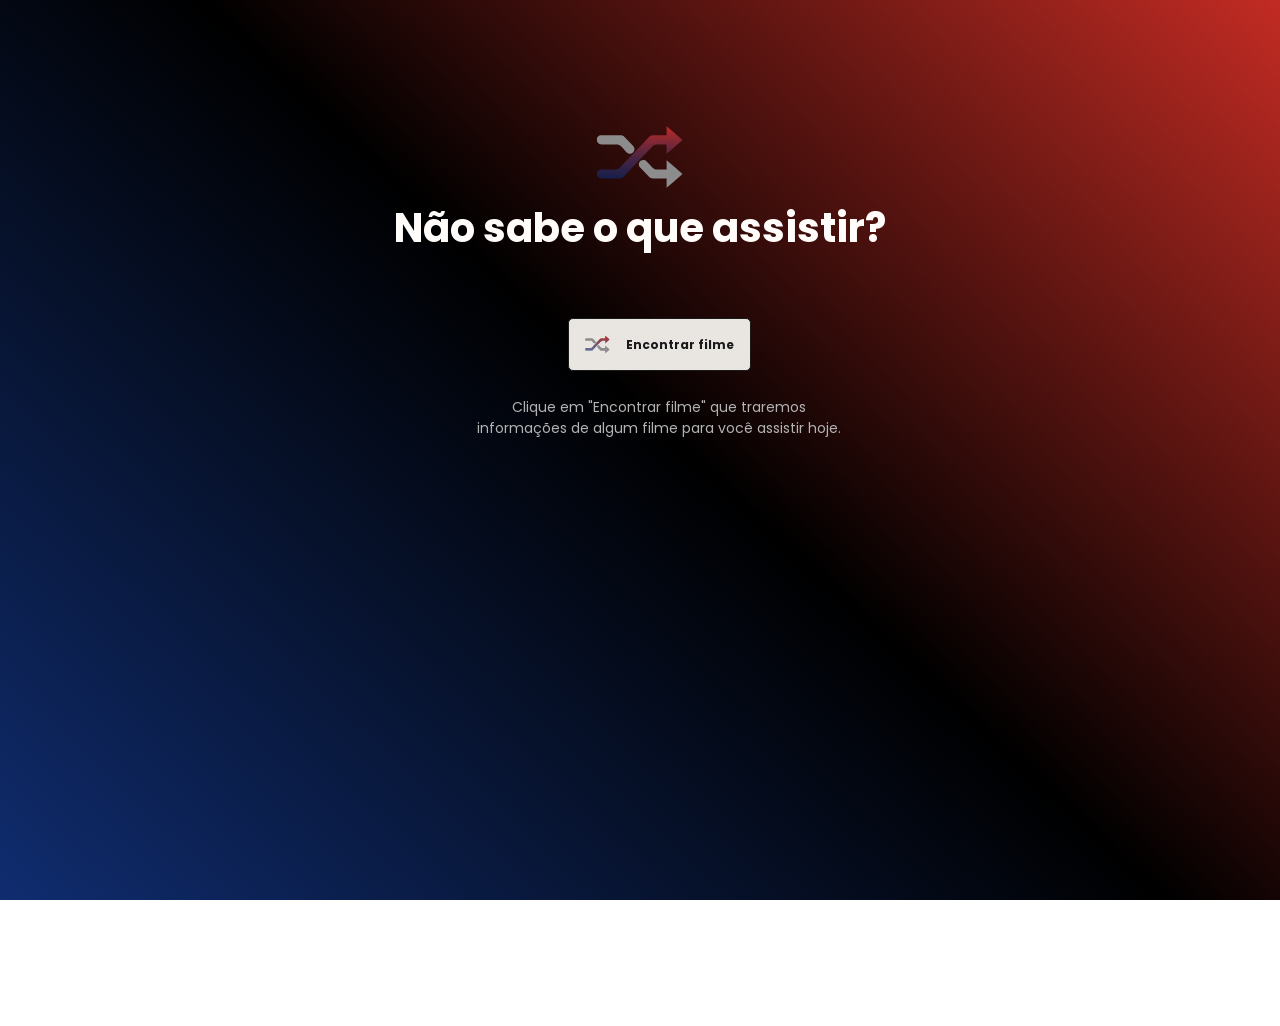
<file: general/masterclasses/2023/src/index.html>
<!DOCTYPE html>
<html lang="pt-br">
<head>
    <meta charset="UTF-8">
    <meta http-equiv="X-UA-Compatible" content="IE=edge">
    <meta name="viewport" content="width=device-width, initial-scale=1.0">

    <link rel="preconnect" href="https://fonts.googleapis.com">
    <link rel="preconnect" href="https://fonts.gstatic.com" crossorigin>
    <link href="https://fonts.googleapis.com/css2?family=Poppins:wght@300;400;500&display=swap" rel="stylesheet">

    <link rel="stylesheet" href="./global.css">

    <title>Rocketflix</title>
</head>
<body>
    <header>
        <div class="container">
            <img src="./assets/arrow.svg" alt="Imagem da logo da Rocketflix" title="Imagem da logo da Rocketflix">
            
            <h1>Não sabe o que assistir?</h1>
        </div>
    </header>

    <main>
        <div class="container initial" id="container_initial">
            <div class="col-a">
                <img src="./assets/code-screen.png" alt="Imagem de um tela com códigos de alguma linguagem de programação" title="Imagem de um tela com códigos de alguma linguagem de programação" id="movie_poster">
            </div>

            <div class="col-b">
                <div class="content" id="content">
                    <h2 id="movie_title"></h2>
    
                    <p id="movie_overview"></p>
                </div>
            </div>

            <div class="col-c">
                <button type="button" class="button" title="Encontrar filme" aria-label="Encontrar filme" id="find-movie">
                    <img src="./assets/arrow.svg" alt="Imagem da logo da Rocketflix" title="Imagem da logo da Rocketflix">
                    Encontrar filme
                </button>
    
                <p class="small">Clique em "Encontrar filme" que traremos informações de algum filme para você assistir hoje.</p>
            </div>
        </div>
    </main>

    <script type="module" src="./main.js"></script>    
</body>
</html>
</file>
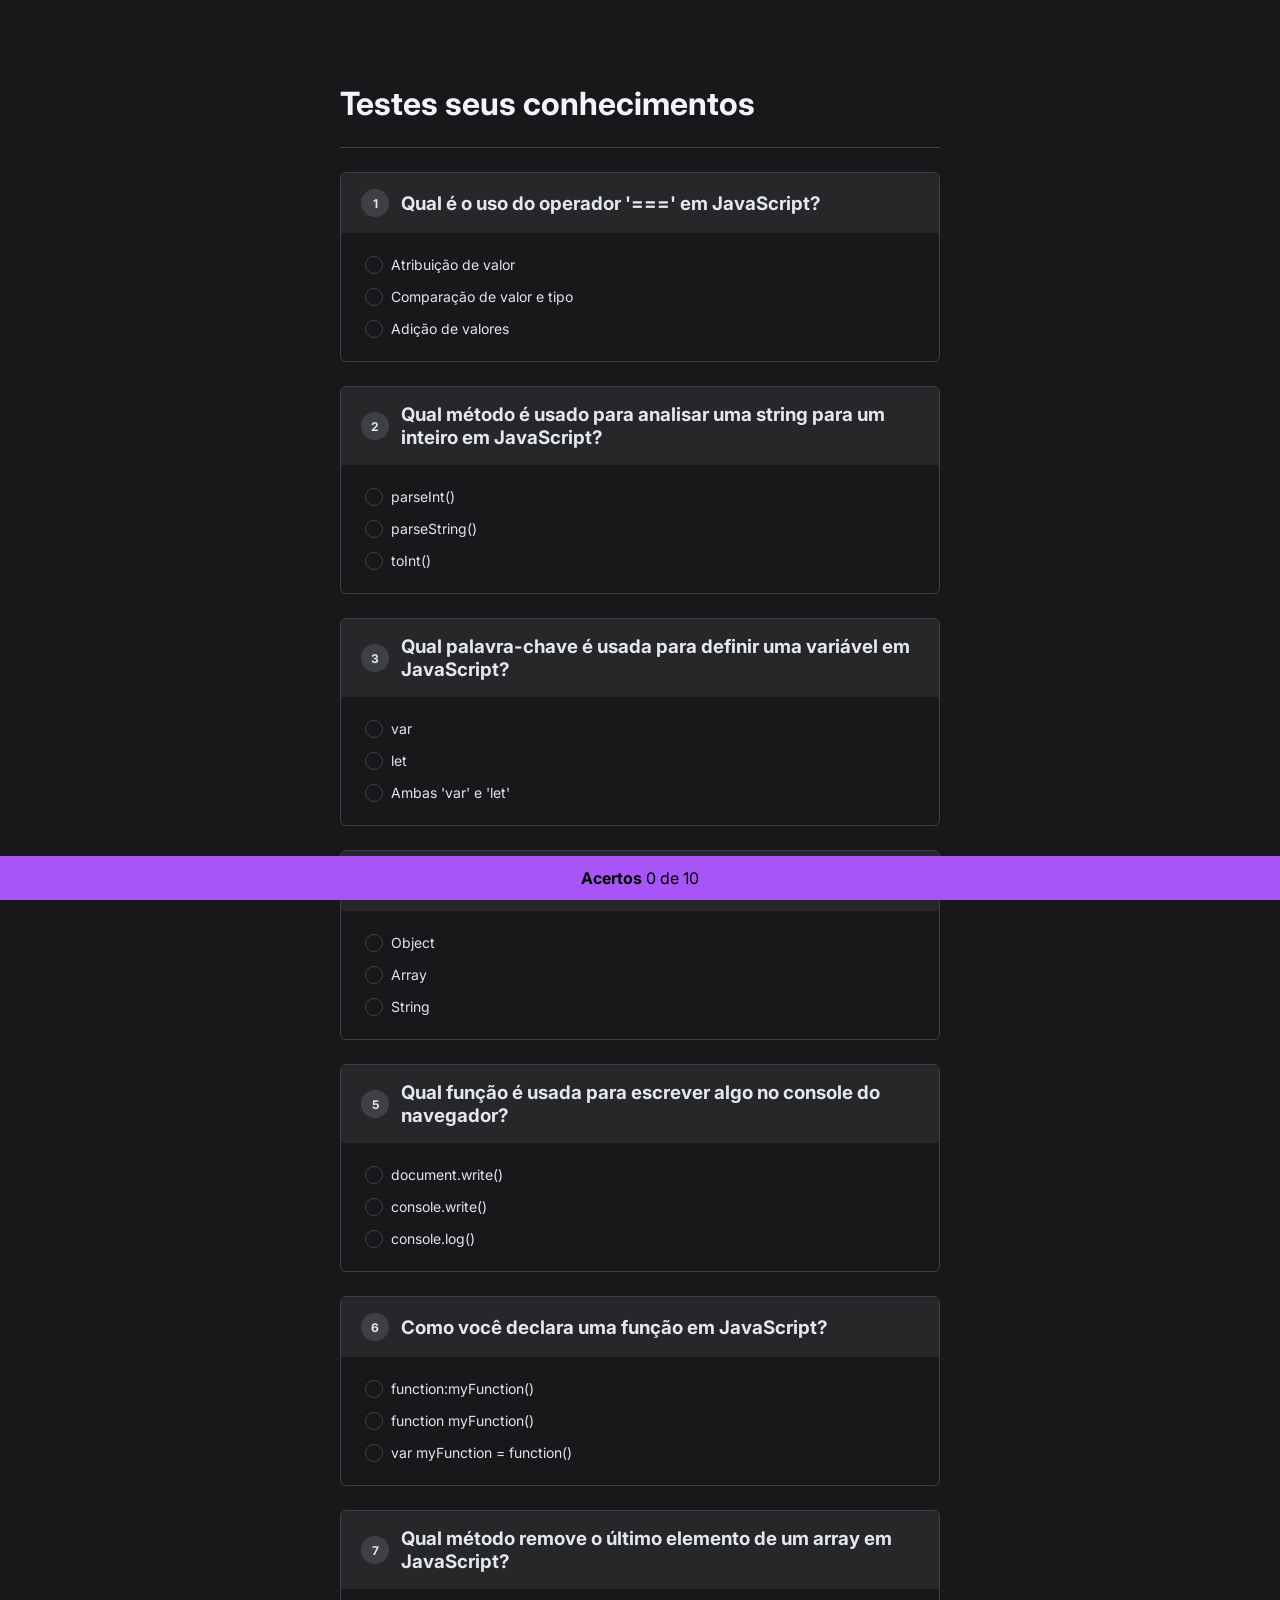
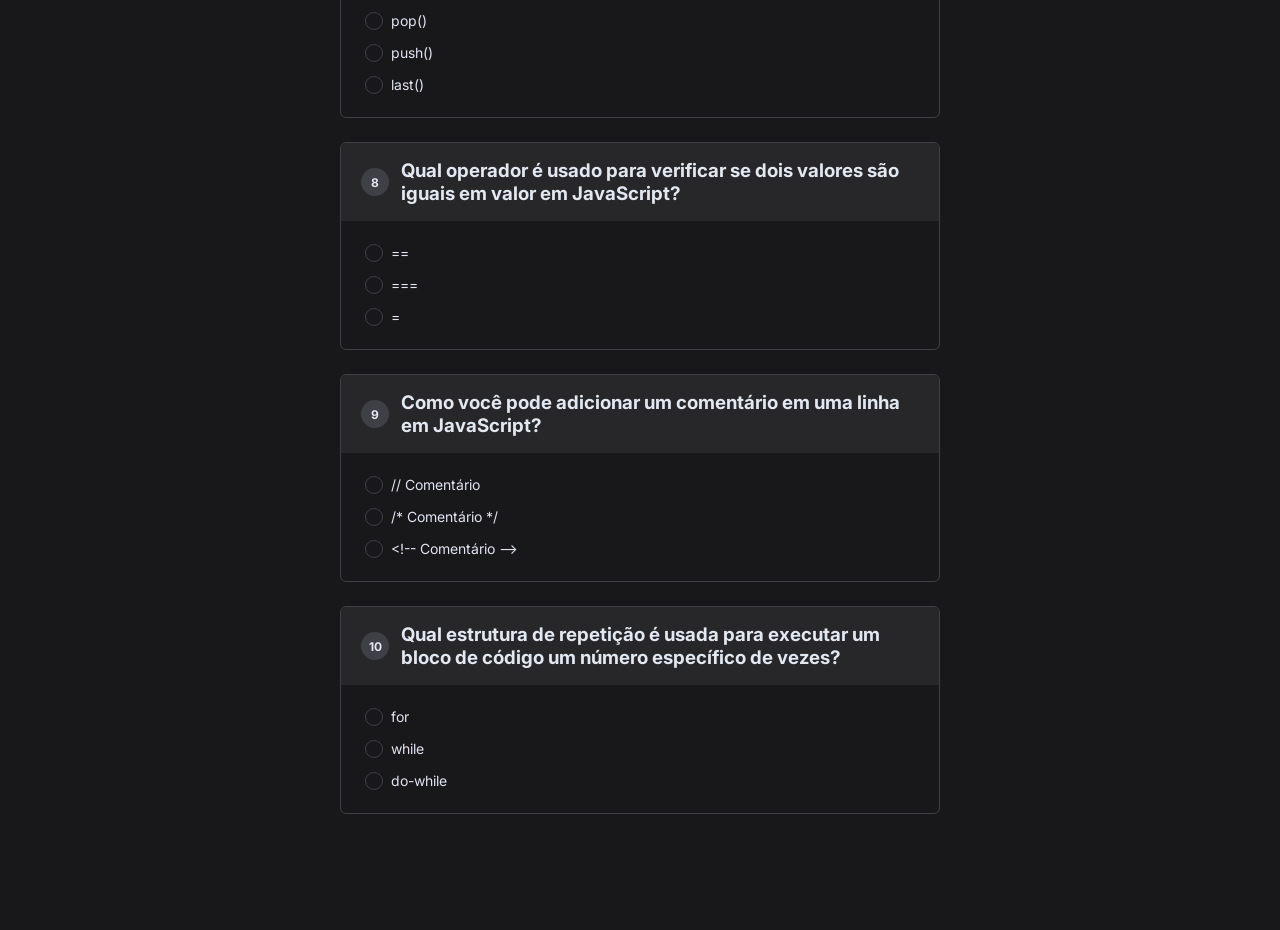
<file: general/masterclasses/2024/src/index.html>
<!DOCTYPE html>
<html lang="pt-BR">
<head>
    <meta charset="UTF-8" />

    <link rel="preconnect" href="https://fonts.googleapis.com">
    <link rel="preconnect" href="https://fonts.gstatic.com" crossorigin>
    
    <meta http-equiv="X-UA-Compatible" content="IE=edge">
    <meta name="viewport" content="width=device-width, initial-scale=1.0">

    <link href="https://fonts.googleapis.com/css2?family=Inter:wght@400;600;700&display=swap" rel="stylesheet">

    <link rel="stylesheet" href="./global.css">

    <title>Document</title>
</head>
<body>
    <main>
        <header>
            <h1>Testes seus conhecimentos</h1>
        </header>

        <div id="quiz"></div>

        <template>
            <div class="quiz-item">
                <h3>Pergunta 01</h3>

                <dl>
                    <dt>
                        <input type="radio" name="item" value="0" id="item-0" />
                        <label for="item-0">Resposta A</label>
                    </dt>
                </dl>
            </div>
        </template>

        <div id="right-answers">
            <strong>Acertos</strong>
            <span>0 de 10</span>
        </div>
    </main>

    <script src="./main.js"></script>
</body>
</html>
</file>
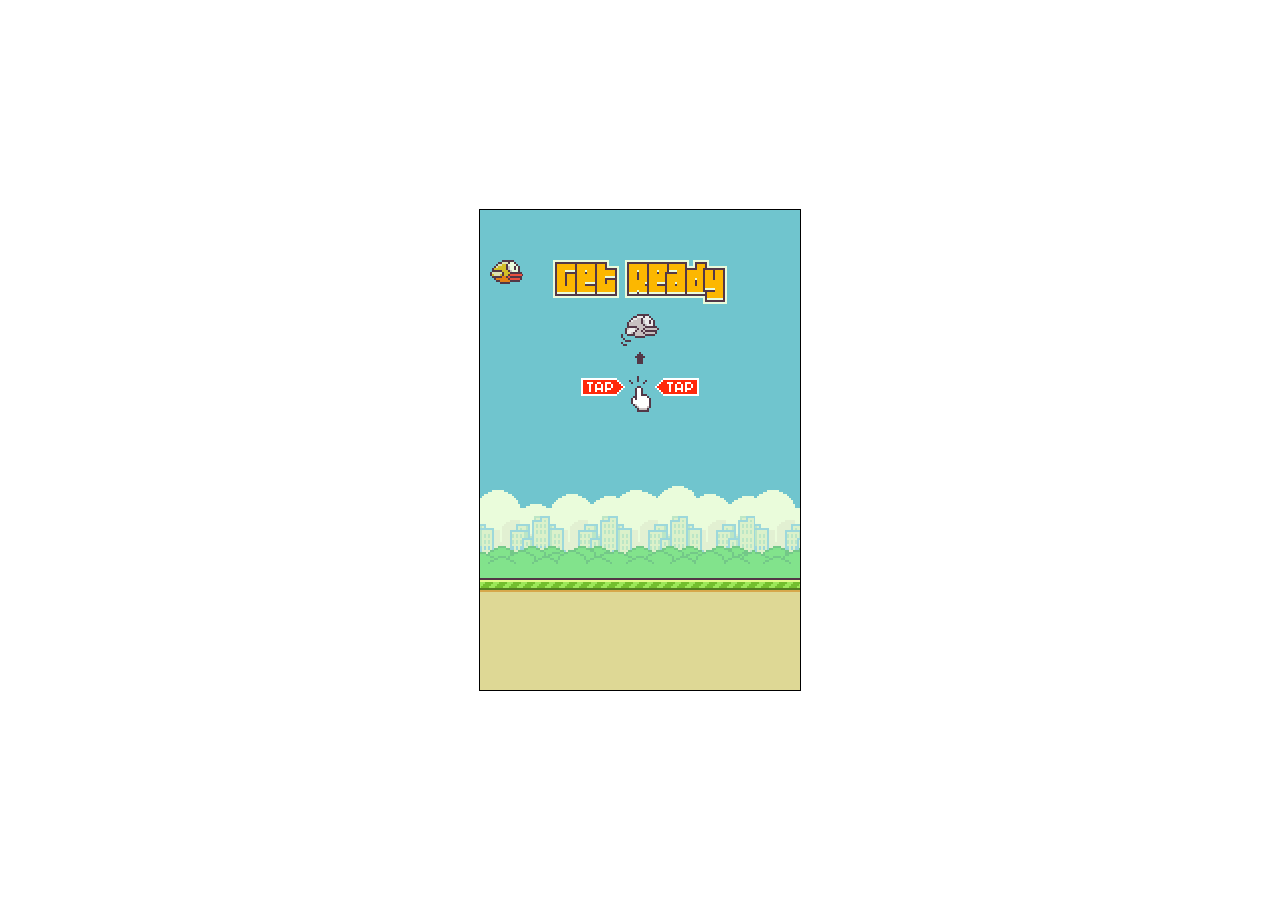
<file: general/showcases/2023/games/flappy-bird/index.html>
<!DOCTYPE html>
<html lang="en">
<head>
  <meta charset="UTF-8" />
  
  <link rel="preconnect" href="https://fonts.gstatic.com" />
  
  <meta name="viewport" content="width=device-width, initial-scale=1.0" />

  <link href="https://fonts.googleapis.com/css2?family=VT323&display=swap" rel="stylesheet" />

  <link rel="stylesheet" href="./global.css">
  
  <title>Flappy bird</title>
</head>
<body>
  <canvas id="game-canvas" width="320" height="480"></canvas>
  
  <script src="./main.js"></script>
</body>
</html>
</file>
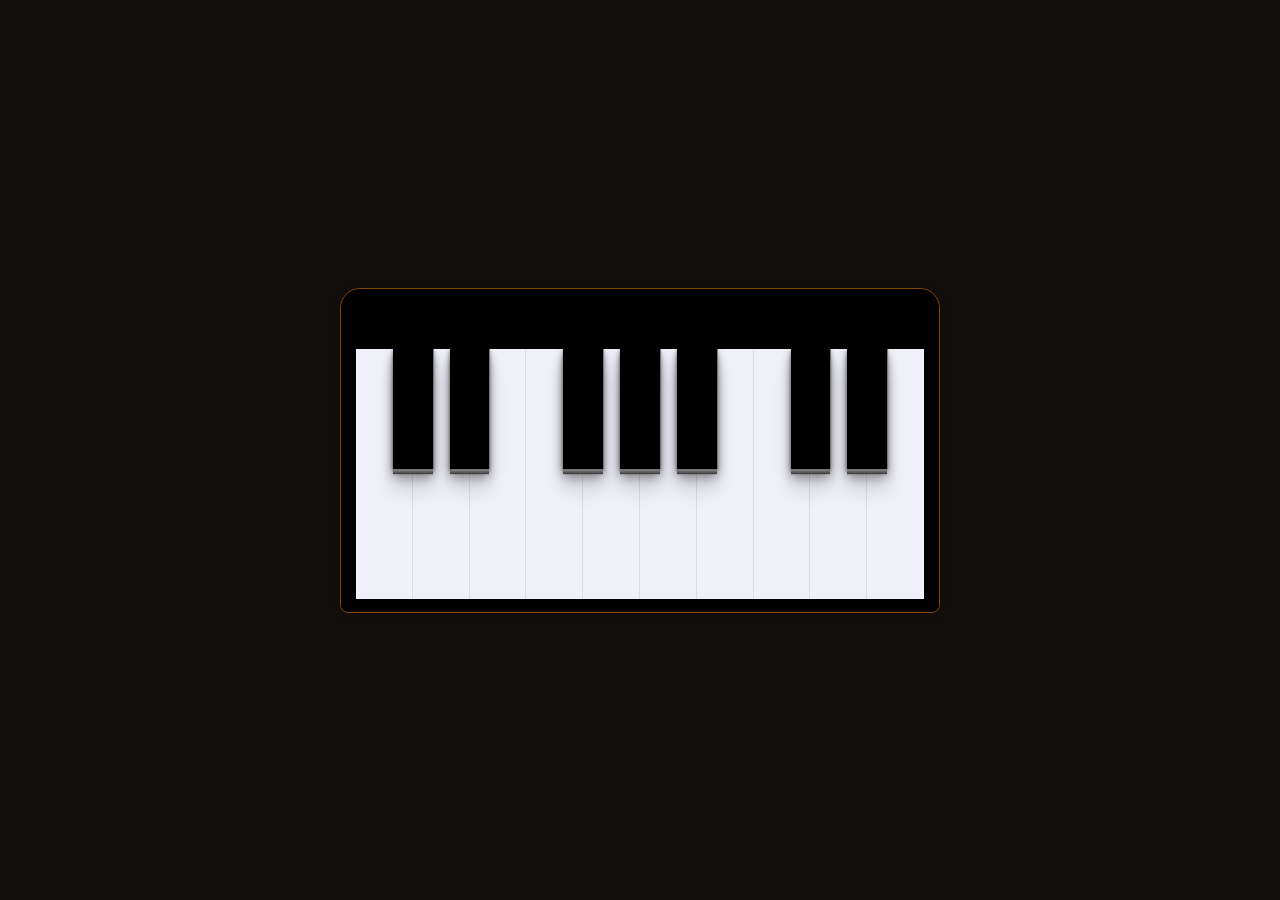
<file: general/showcases/2023/games/piano/index.html>
<!DOCTYPE html>
<html lang="en">
<head>
  <meta charset="UTF-8" />
  <meta name="viewport" content="width=device-width, initial-scale=1.0" />
  
  <link rel="stylesheet" href="./style/main.css" />

  <link rel="stylesheet" href="./style/global.css">

  <title>Piano</title>
</head>
<body>
  <div id="piano">
    <div id="piano-container" class="keys">
      <li>
        <div class="white key" data-key="65" data-note="C">
        </div>
        <div class="black key sharp" data-key="87" data-note="C#">
        </div>
      </li>
      <li>
        <div class="white key" data-key="83" data-note="D">
        </div>
        <div class="black key sharp" data-key="69" data-note="D#">
        </div>
      </li>
      <li>
        <div class="white key" data-key="68" data-note="E">
        </div>
      </li>
      <li>
        <div class="white key" data-key="70" data-note="F">
        </div>
        <div class="black key sharp" data-key="84" data-note="F#">
        </div>
      </li>
      <li>
        <div class="white key" data-key="71" data-note="G">
        </div>
        <div class="black key sharp" data-key="89" data-note="G#">
        </div>
      </li>
      <li>
        <div class="white key" data-key="72" data-note="A">
        </div>
        <div class="black key sharp" data-key="85" data-note="A#">
        </div>
      </li>
      <li>
        <div class="white key" data-key="74" data-note="B">
        </div>
      </li>
      <li>
        <div class="white key" data-key="75" data-note="C">
        </div>
        <div class="black key sharp" data-key="79" data-note="C#">
        </div>
      </li>
      <li>
        <div class="white key" data-key="76" data-note="D">
        </div>
        <div class="black key sharp" data-key="80" data-note="D#">
        </div>
      </li>
      <li>
        <div class="white key" data-key="186" data-note="E">
        </div>
      </li>
    </div>
  </div>

  <section class="audios">
    <audio data-key="65" src="./sounds/040.wav"></audio>
    <audio data-key="87" src="./sounds/041.wav"></audio>
    <audio data-key="83" src="./sounds/042.wav"></audio>
    <audio data-key="69" src="./sounds/043.wav"></audio>
    <audio data-key="68" src="./sounds/044.wav"></audio>
    <audio data-key="70" src="./sounds/045.wav"></audio>
    <audio data-key="84" src="./sounds/046.wav"></audio>
    <audio data-key="71" src="./sounds/047.wav"></audio>
    <audio data-key="89" src="./sounds/048.wav"></audio>
    <audio data-key="72" src="./sounds/049.wav"></audio>
    <audio data-key="85" src="./sounds/050.wav"></audio>
    <audio data-key="74" src="./sounds/051.wav"></audio>
    <audio data-key="75" src="./sounds/052.wav"></audio>
    <audio data-key="79" src="./sounds/053.wav"></audio>
    <audio data-key="76" src="./sounds/054.wav"></audio>
    <audio data-key="80" src="./sounds/055.wav"></audio>
    <audio data-key="186" src="./sounds/056.wav"></audio>
  </section>

  <script src="./main-final.js"></script>
</body>
</html>
</file>
<file: general/masterclasses/2023/src/global.css>
:root {
    --title: hsl(30, 100%, 99%);
    --subtitle: hsl(0, 0%, 70%);
    
    --bg-button: hsl(30, 12%, 90%);
    --text-button: hsl(0, 0%, 10%);
    
    --background: linear-gradient(43deg, hsl(222, 75%, 25%) 0%, hsl(0, 0%, 0%) 52%, hsl(3, 69%, 45%) 100%);

    font-size: 62.5%; /* 1rem = 10px */
}

*, ::after, *::before {
    margin: 0;
    padding: 0;

    font-family: 'Poppins', sans-serif;

    box-sizing: border-box;

    font-size: 1.6rem;
}

body {
    text-align: center;

    background: var(--background);
    color: var(--subtitle);

    background-repeat: no-repeat;
    background-size: cover;
    background-attachment: fixed;

    overflow: overlay;
}

h1 {
    font-size: 4rem;
    line-height: 6rem;

    color: var(--title);
}

h2 {
    font-size: 2rem;
    line-height: 3rem;

    color: var(--title);
}

img {
    display: block;

    margin-inline: auto;

    max-width: 17.1rem;
    width: 100%;
    height: 24.5rem;
}

header {
    margin-block: 5rem 3rem;
}

header img {
    width: 8.8rem;
    height: 6.2rem;

    margin-bottom: 2rem;
}

main {
    margin-bottom: 10.3rem;
}

p.small {
    font-size: 1.2rem;
    line-height: 1.8rem;
}

.container {
    padding-inline: 3rem;
}

.container.initial .col-a img {
    opacity: 0;
    visibility: hidden;
}

.container.initial .col-a, .container.initial .col-b {
    display: none;
}

.content {
    margin-top: 2rem;
}

.content h2 {
    margin-bottom: 2rem;
}

.content.not-found h2 {
    margin-top: 10rem;
}

.content.not-found p {
    display: none;
}

button {
    display: flex;
    align-items: center;
    justify-content: center;
    gap: 1.6rem;

    border: 1px solid var(--text-button);
    border-radius: .5rem;

    margin-inline: auto;
    margin-block: 3rem 2.6rem;

    font-size: 1.2rem;
    font-weight: 700;
    line-height: 1.8rem;

    cursor: pointer;

    transition: opacity 300ms;
}

button:hover {
    opacity: .7;
}

button img {
    width: 2.5rem;
    height: 3.5rem;
}

.button {
    background-color: var(--bg-button);
    color: var(--text-button);

    padding: .8rem 1.6rem;
}

@media (min-width: 769px) {
    body {
        height: 100vh;
    }

    .container {
        padding: initial;
        margin: initial;
    }

    .col-a {
        grid-area: A;
    }

    .col-b {
        grid-area: B;

        text-align: left;

        margin-bottom: 3rem;
    }

    .col-c {
        grid-area: C;
    }

    header {
        margin-block: 12.6rem 3rem;

        max-width: 66.6rem;
        width: 100%;

        margin-inline: auto;
    }

    header img {
        margin-bottom: 1rem;
    }   

    main {
        margin-bottom: 19.7rem;

        max-width: 62.8rem;
        width: 100%;

        margin-inline: auto;
    }
   
    main .container {
        display: grid;

        grid-template-columns: 24.3rem 42.3rem 1fr;
        grid-template-areas: 
            "A B"
            "C C";

        padding: 0;
    }

    .col-a img {
        margin: 4rem 0 0 0;
    }

    p.small {
        font-size: 1.4rem;
        line-height: 2.1rem;

        width: 38.1rem;

        margin-inline: auto;
    }
}
</file>
<file: general/masterclasses/2024/src/global.css>
:root {
    font-family: "Inter", sans-serif;

    font-synthesis: none;
    text-rendering: optimizeLegibility;

    -webkit-font-smoothing: antialiased;
    -moz-osx-font-smoothing: grayscale;

    -webkit-text-size-adjust: 100%;

    --purple-500: #A855F7;

    --zinc-800: #3F3F46;
    --zinc-900: #27272A;
    --zinc-950: #18181B;
}

*,
*::after,
*::before {
    margin: 0;
    padding: 0;

    box-sizing: border-box;
}

html,
body {
    width: 100%;
    height: 100%;
}

body {
    background-color: var(--zinc-950);
}

main {
    max-width: 640px;

    margin: 0 auto 4rem;
    padding: 1.25rem;
}

header {
    margin-top: 4rem;
    padding-bottom: 1.5rem;

    border-bottom: 1px solid var(--zinc-800);
}

header h1 {
    margin-top: 1.5rem;

    font-size: 2rem;
    color: #f1f5f9;
}

#quiz {
    counter-reset: quiz-item;

    margin-bottom: 6rem;
}

.quiz-item {
    margin-top: 1.5rem;

    border: 1px solid var(--zinc-800);
    border-radius: 6px;

    overflow: hidden;
}

.quiz-item h3 {
    padding: 1rem 1.25rem;
    color: #e2e8f0;

    display: flex;
    align-items: center;
    gap: .75rem;

    background-color: var(--zinc-900);
}

.quiz-item h3::before {
    counter-increment: quiz-item;

    content: counter(quiz-item);

    background-color: var(--zinc-800);

    border-radius: 50%;

    font-size: .75rem;

    width: 28px;
    height: 28px;

    display: flex;
    align-items: center;
    justify-content: center;
    flex-shrink: 0;
}

.quiz-item dl {
    padding: 1.25rem 1.5rem;

    display: grid;
    gap: .5rem;
}

.quiz-item dl dt {
    font-size: .875rem;
    line-height: 1.5rem;
    letter-spacing: 0;

    display: flex;
    align-items: center;
    gap: .5rem;

    color: #e2e3f0;
}

input {
    all: unset;

    border: 1px solid var(--zinc-800);
    border-radius: 50%;

    width: 1rem;
    height: 1rem;

    display: flex;
    align-items: center;
    justify-content: center;
    flex-shrink: 0;
}

input:checked {
    border: 1px solid var(--purple-500);
}

input:checked::before {
    content: "";

    width: 10px;
    height: 10px;

    background-color: var(--purple-500);

    border-radius: 50%;
}

#right-answers {
    position: fixed;
    bottom: 0;
    left: 0;
    right: 0;

    text-align: center;

    background-color: var(--purple-500);

    padding: .75rem;
}

@media (max-width: 768px) {
    html {
        font-size: 87.5%;
    }
}
</file>
<file: general/showcases/2023/games/flappy-bird/global.css>
*, *::before, *::after {
    margin: 0;
    padding: 0;

    box-sizing: border-box;

    -webkit-font-smoothing: antialiased;
    -moz-osx-font-smoothing: grayscale;
}

body, html {
    width: 100%;
    height: 100%;
}

body {
    display: flex;
    justify-content: center;
    align-items: center;
}

canvas {
    border: 1px solid #000;
    display: block;
    margin: 0 auto;
}
</file>
<file: general/showcases/2023/games/piano/style/main.css>
.black{box-shadow:1px 0 #777,0 2px 0 #777,0 3px 0 #666,0 4px 0 #555,0 5px 0 #444,0 6px 1px rgba(0,0,0,0.1),0 0 5px rgba(0,0,0,0.1),0 1px 3px rgba(0,0,0,0.3),0 3px 5px rgba(0,0,0,0.2),0 5px 10px rgba(0,0,0,0.25),0 10px 10px rgba(0,0,0,0.2),0 20px 20px rgba(0,0,0,0.15);-webkit-box-shadow:1px 0 #777,0 2px 0 #777,0 3px 0 #666,0 4px 0 #555,0 5px 0 #444,0 6px 1px rgba(0,0,0,0.1),0 0 5px rgba(0,0,0,0.1),0 1px 3px rgba(0,0,0,0.3),0 3px 5px rgba(0,0,0,0.2),0 5px 10px rgba(0,0,0,0.25),0 10px 10px rgba(0,0,0,0.2),0 20px 20px rgba(0,0,0,0.15);-moz-box-shadow:1px 0 #777,0 2px 0 #777,0 3px 0 #666,0 4px 0 #555,0 5px 0 #444,0 6px 1px rgba(0,0,0,0.1),0 0 5px rgba(0,0,0,0.1),0 1px 3px rgba(0,0,0,0.3),0 3px 5px rgba(0,0,0,0.2),0 5px 10px rgba(0,0,0,0.25),0 10px 10px rgba(0,0,0,0.2),0 20px 20px rgba(0,0,0,0.15);-ms-box-shadow:1px 0 #777,0 2px 0 #777,0 3px 0 #666,0 4px 0 #555,0 5px 0 #444,0 6px 1px rgba(0,0,0,0.1),0 0 5px rgba(0,0,0,0.1),0 1px 3px rgba(0,0,0,0.3),0 3px 5px rgba(0,0,0,0.2),0 5px 10px rgba(0,0,0,0.25),0 10px 10px rgba(0,0,0,0.2),0 20px 20px rgba(0,0,0,0.15)}.black:active{box-shadow:1px 0 #555,0 1px 0 #555,0 1px 0 #444,0 2px 0 #333;-webkit-box-shadow:1px 0 #555,0 1px 0 #555,0 1px 0 #444,0 2px 0 #333;-moz-box-shadow:1px 0 #555,0 1px 0 #555,0 1px 0 #444,0 2px 0 #333;-ms-box-shadow:1px 0 #555,0 1px 0 #555,0 1px 0 #444,0 2px 0 #333}.white:active{box-shadow:-1px 0 15px rgba(0,0,0,0.7) inset;-webkit-box-shadow:-1px 0 15px rgba(0,0,0,0.7) inset;-moz-box-shadow:-1px 0 15px rgba(0,0,0,0.7) inset;-ms-box-shadow:-1px 0 15px rgba(0,0,0,0.7) inset}*{margin:0;padding:0;-webkit-box-sizing:border-box;box-sizing:border-box}body{background-color:#130f0d}#piano{width:100%;max-width:600px;height:300px;margin:16px auto;border-radius:20px 20px 8px 8px;overflow:hidden;background:black;-webkit-box-shadow:0px 0px 10px 10px rgba(0,0,0,0.12);box-shadow:0px 0px 10px 10px rgba(0,0,0,0.12);border:1px solid #824601}#piano-container{width:95%;height:230px;margin:60px auto 0 auto;display:-webkit-box;display:-ms-flexbox;display:flex}#piano-container li{width:14.28%;height:100%;list-style-type:none;position:relative;display:-webkit-box;display:-ms-flexbox;display:flex}.white{width:100%;height:100%;-webkit-box-shadow:0 1px 1px rgba(0,0,0,0.5);box-shadow:0 1px 1px rgba(0,0,0,0.5);position:relative;z-index:1;background:#f0f0f9}.black{position:absolute;right:-35%;z-index:2;width:70%;height:120px;background:#000}.playing{-webkit-transform:scale(0.98);transform:scale(0.98);border-color:#fd951f;-webkit-box-shadow:0 0 1rem #fd951f;box-shadow:0 0 1rem #fd951f}.key{-webkit-transition:-webkit-transform 80ms ease;transition:-webkit-transform 80ms ease;transition:transform 80ms ease;transition:transform 80ms ease, -webkit-transform 80ms ease}
/*# sourceMappingURL=main.css.map */
</file>
<file: general/showcases/2023/games/piano/style/global.css>
html, body {
    width: 100%;
    height: 100%;
}

body {
    display: flex;
    align-items: center;
    justify-content: center;
}

#piano {
    width: 625px;
    height: 325px;
}

#piano-container {
    height: 250px;
}
</file>
